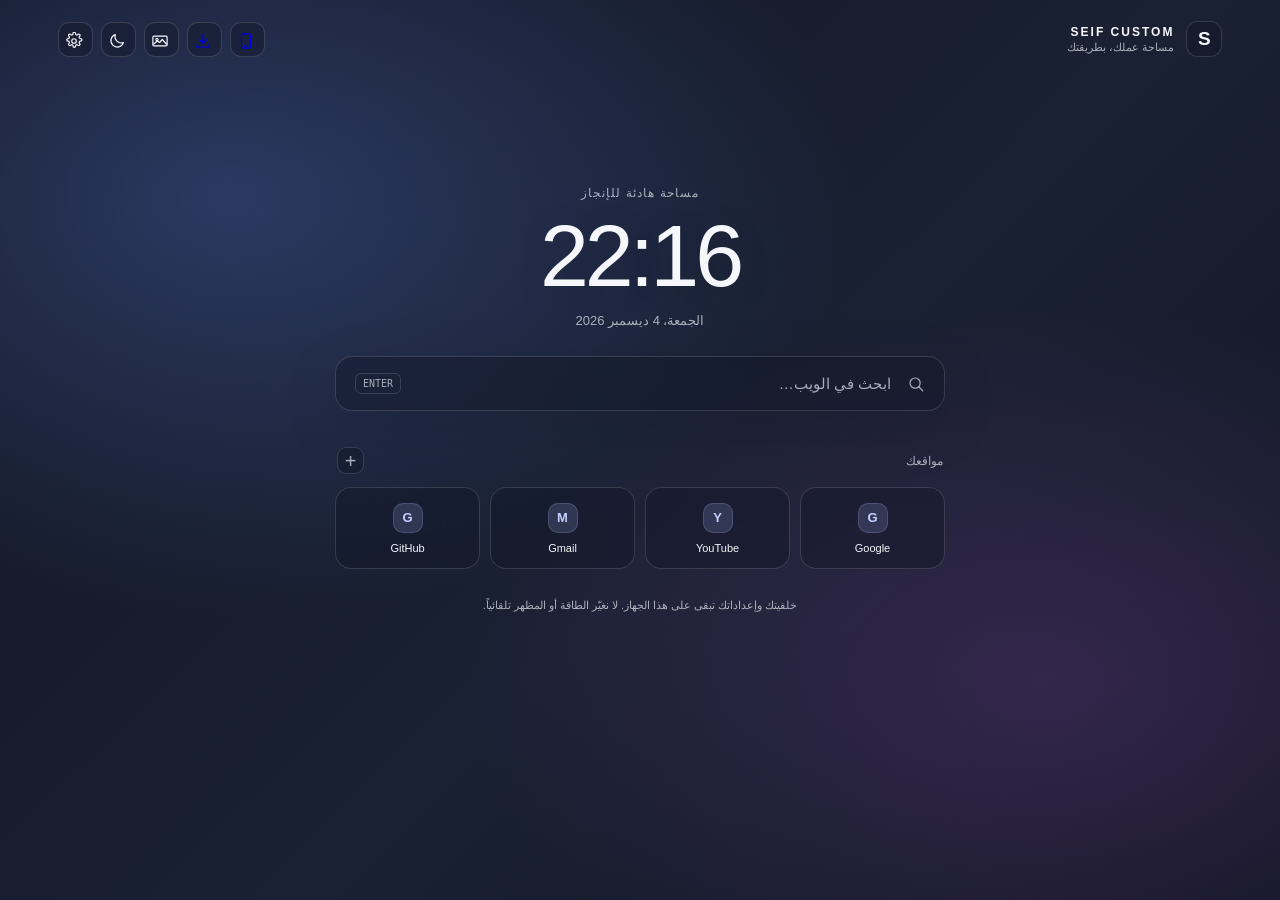
<file: index.html>
<!doctype html>
<html lang="ar" dir="rtl">
<head>
<meta charset="utf-8"><meta name="viewport" content="width=device-width,initial-scale=1">
<meta name="theme-color" content="#111522"><meta http-equiv="refresh" content="0;url=./extension/newtab.html">
<title>SEIF CUSTOM</title>
<style>
:root{font-family:system-ui,sans-serif;color:#f5f6fa;background:#111522}body{min-height:100vh;margin:0;display:grid;place-items:center}main{max-width:34rem;margin:2rem;padding:2rem;border:1px solid #ffffff24;border-radius:1.5rem;background:#ffffff0b;text-align:center}a{color:#c5d0ff}
</style>
</head><body><main><h1>SEIF CUSTOM</h1><p>يتم فتح مساحة العمل…</p><a href="./extension/newtab.html">افتح مساحة العمل مباشرة</a></main><script>location.replace("./extension/newtab.html");</script></body></html>
</file>
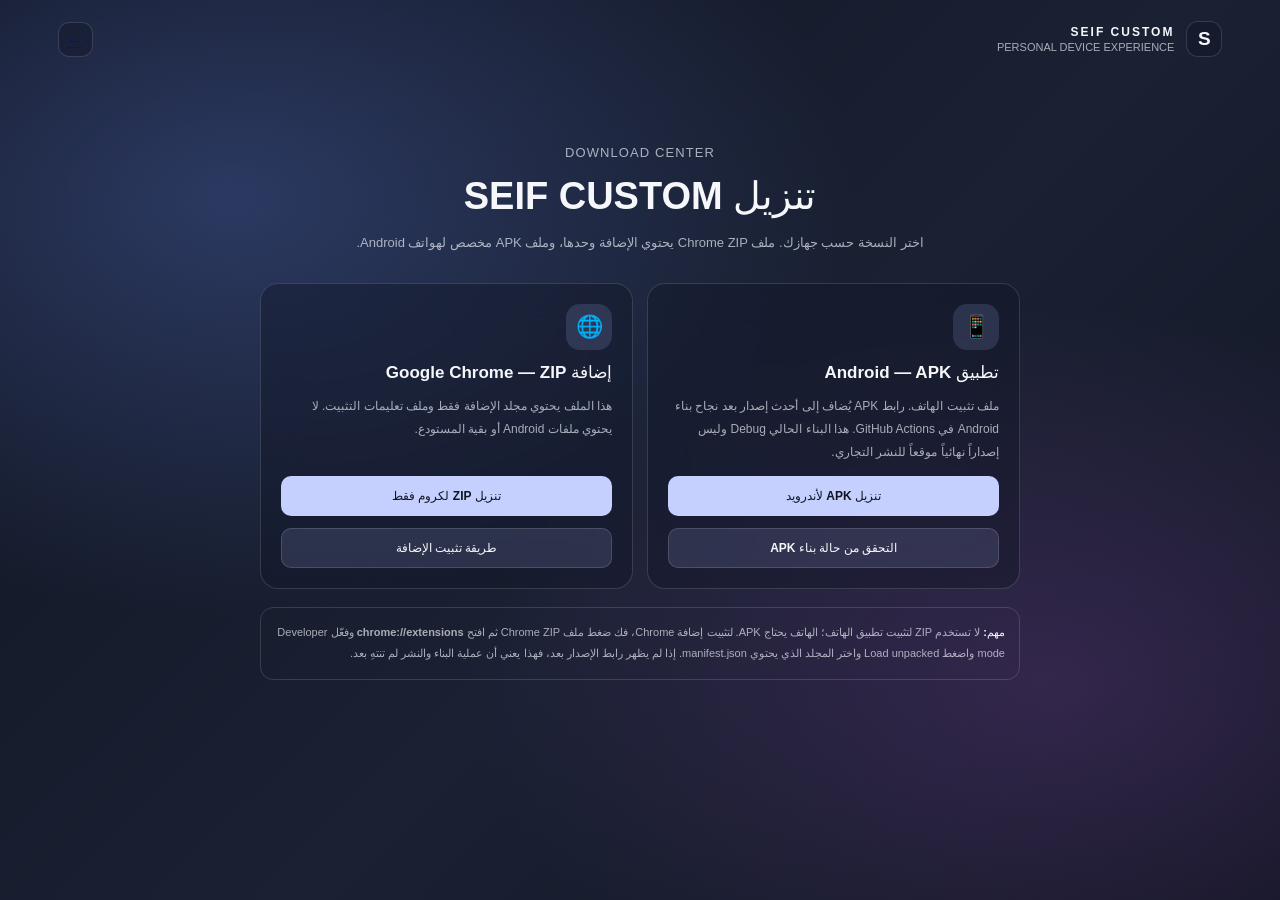
<file: extension/download.html>
<!doctype html>
<html lang="ar" dir="rtl">
<head>
<meta charset="utf-8"><meta name="viewport" content="width=device-width,initial-scale=1">
<meta name="theme-color" content="#101522"><title>SEIF CUSTOM — التنزيل</title>
<link rel="stylesheet" href="styles.css">
<style>
.download-page{width:min(760px,calc(100% - 32px));margin:7vh auto 60px}
.download-head{text-align:center;margin-bottom:28px}.download-head h1{font-size:clamp(25px,5vw,38px);margin:8px 0}.download-head p{color:var(--muted);font-size:13px;line-height:1.9}
.download-grid{display:grid;grid-template-columns:repeat(auto-fit,minmax(240px,1fr));gap:14px}
.download-card{border:1px solid var(--line);border-radius:18px;background:var(--glass);backdrop-filter:blur(20px);padding:20px;display:flex;flex-direction:column;gap:12px;min-height:230px}
.download-card .symbol{width:46px;height:46px;border-radius:14px;display:grid;place-items:center;background:rgba(174,190,255,.15);font-size:22px}
.download-card h2{font-size:17px;margin:0}.download-card p{font-size:12px;line-height:1.9;color:var(--muted);margin:0;flex:1}
.download-card a{display:block;text-align:center;text-decoration:none;border:1px solid var(--line);border-radius:10px;padding:12px;background:rgba(174,190,255,.14);color:var(--text);font-size:12px;font-weight:700}
.download-card a.primary{background:var(--accent-custom);color:#111522;border-color:transparent}
.download-note{margin:18px 0;padding:14px;border:1px solid var(--line);border-radius:13px;color:var(--muted);font-size:11px;line-height:1.95}
.download-note strong{color:var(--text)}
.download-back{display:inline-block;color:var(--text);text-decoration:none;font-size:12px;margin-bottom:20px}
</style></head>
<body>
<header class="topbar"><a class="brand" href="newtab.html"><span class="brand-mark">S</span><span class="brand-copy"><strong>SEIF CUSTOM</strong><small>PERSONAL DEVICE EXPERIENCE</small></span></a><a class="icon-button" href="newtab.html" aria-label="العودة">←</a></header>
<main class="download-page">
<section class="download-head"><p class="eyebrow">DOWNLOAD CENTER</p><h1>تنزيل SEIF CUSTOM</h1><p>اختر النسخة حسب جهازك. ملف Chrome ZIP يحتوي الإضافة وحدها، وملف APK مخصص لهواتف Android.</p></section>
<section class="download-grid">
<article class="download-card"><div class="symbol">📱</div><h2>تطبيق Android — APK</h2><p>ملف تثبيت الهاتف. رابط APK يُضاف إلى أحدث إصدار بعد نجاح بناء Android في GitHub Actions. هذا البناء الحالي Debug وليس إصداراً نهائياً موقعاً للنشر التجاري.</p><a class="primary" href="https://github.com/seifjaballah77-eng/SEIF-CUSTOM/releases/latest/download/SEIF-CUSTOM-Android.apk">تنزيل APK لأندرويد</a><a href="https://github.com/seifjaballah77-eng/SEIF-CUSTOM/actions/workflows/android-release.yml">التحقق من حالة بناء APK</a></article>
<article class="download-card"><div class="symbol">🌐</div><h2>إضافة Google Chrome — ZIP</h2><p>هذا الملف يحتوي مجلد الإضافة فقط وملف تعليمات التثبيت. لا يحتوي ملفات Android أو بقية المستودع.</p><a class="primary" href="https://github.com/seifjaballah77-eng/SEIF-CUSTOM/releases/latest/download/SEIF-CUSTOM-Chrome.zip">تنزيل ZIP لكروم فقط</a><a href="https://github.com/seifjaballah77-eng/SEIF-CUSTOM/blob/main/extension/INSTALL-CHROME.txt">طريقة تثبيت الإضافة</a></article>
</section>
<div class="download-note"><strong>مهم:</strong> لا تستخدم ZIP لتثبيت تطبيق الهاتف؛ الهاتف يحتاج APK. لتثبيت إضافة Chrome، فك ضغط ملف Chrome ZIP ثم افتح <b>chrome://extensions</b> وفعّل Developer mode واضغط Load unpacked واختر المجلد الذي يحتوي manifest.json. إذا لم يظهر رابط الإصدار بعد، فهذا يعني أن عملية البناء والنشر لم تنتهِ بعد.</div>
</main></body></html>
</file>
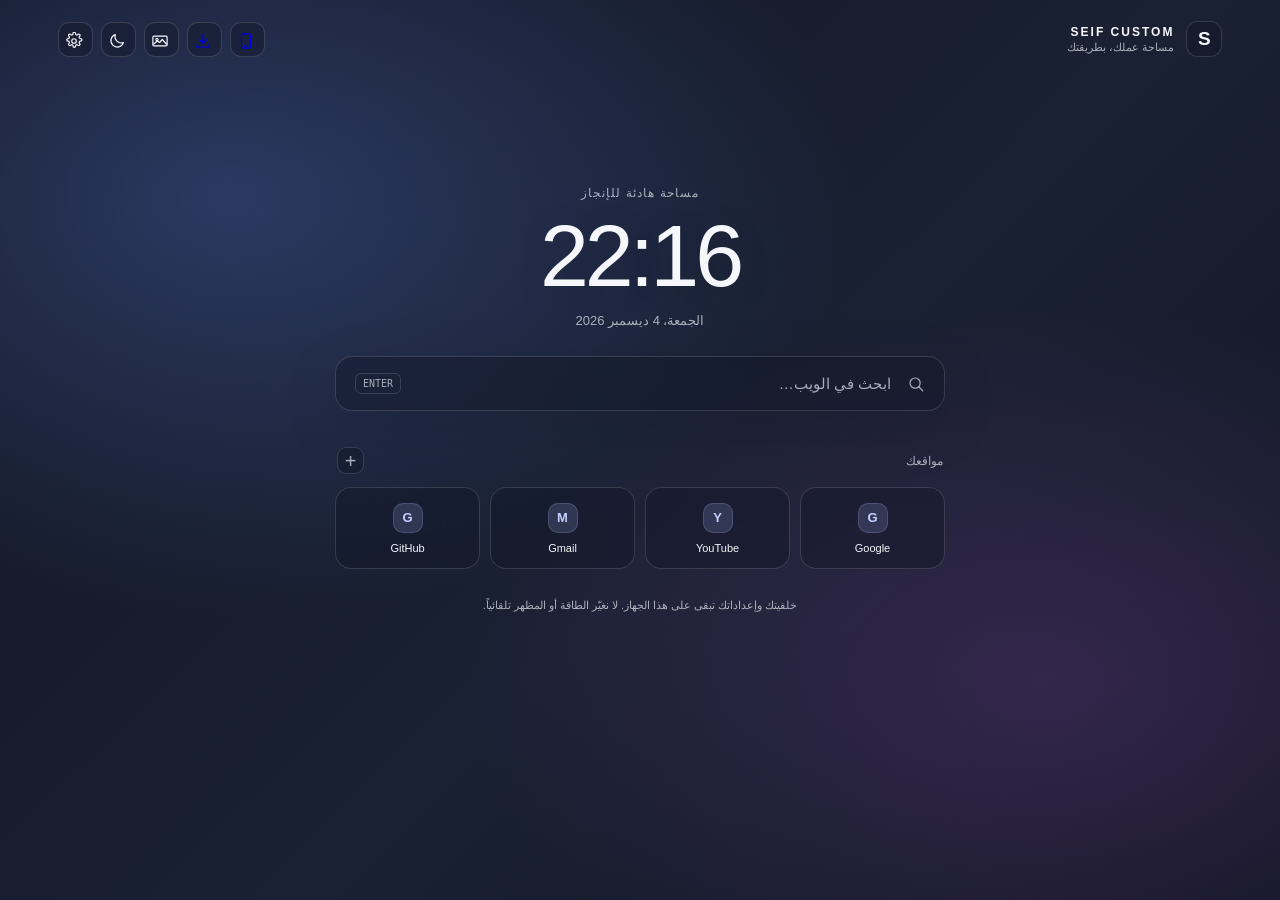
<file: extension/newtab.html>
<!doctype html>
<html lang="ar" dir="rtl">
<head>
<meta charset="utf-8"><meta name="viewport" content="width=device-width,initial-scale=1">
<meta name="theme-color" content="#111522"><title>SEIF CUSTOM</title>
<link rel="stylesheet" href="styles.css">
</head>
<body>
<img id="bgImage" class="wallpaper-image" alt="" aria-hidden="true"><video id="bgVideo" class="wallpaper-video" muted loop playsinline aria-hidden="true"></video>
<div class="ambient" aria-hidden="true"></div><div class="shade" aria-hidden="true"></div>
<header class="topbar">
<a class="brand" href="#" aria-label="SEIF CUSTOM"><span class="brand-mark">S</span><span class="brand-copy"><strong>SEIF CUSTOM</strong><small>مساحة عملك، بطريقتك</small></span></a>
<div class="top-actions">
<a class="icon-button simulator-link" href="simulator.html" title="محاكي الهاتف" aria-label="فتح محاكي الهاتف"><svg viewBox="0 0 24 24"><rect x="6" y="2.5" width="12" height="19" rx="2.5"/><path d="M10 18.5h4"/></svg></a>
<a class="icon-button download-link" href="download.html" title="تنزيل SEIF CUSTOM" aria-label="تنزيل SEIF CUSTOM"><svg viewBox="0 0 24 24"><path d="M12 3v12m-5-5 5 5 5-5M4 17v3h16v-3"/></svg></a>
<button class="icon-button" id="wallpaperButton" type="button" title="إضافة خلفية" aria-label="إضافة خلفية من الكمبيوتر"><svg viewBox="0 0 24 24"><path d="M4 5.5h16A1.5 1.5 0 0 1 21.5 7v10a1.5 1.5 0 0 1-1.5 1.5H4A1.5 1.5 0 0 1 2.5 17V7A1.5 1.5 0 0 1 4 5.5Z"/><circle cx="8" cy="10" r="1.5"/><path d="m3.5 16 5-4 3 2 3.5-4 5.5 6"/></svg></button>
<button class="icon-button" id="themeButton" type="button" title="تبديل المظهر يدوياً" aria-label="تبديل المظهر"><svg viewBox="0 0 24 24"><path d="M20.5 14.2A8.5 8.5 0 0 1 9.8 3.5 8.5 8.5 0 1 0 20.5 14.2Z"/></svg></button>
<button class="icon-button" id="settingsButton" type="button" title="إعدادات مختصرة" aria-label="الإعدادات" aria-expanded="false"><svg viewBox="0 0 24 24"><circle cx="12" cy="12" r="3"/><path d="m19.4 15 .1.1a1.7 1.7 0 0 1-2.4 2.4l-.1-.1a1.7 1.7 0 0 0-2.9 1.2v.2a1.7 1.7 0 0 1-3.4 0v-.2a1.7 1.7 0 0 0-2.9-1.2l-.1.1a1.7 1.7 0 1 1-2.4-2.4l.1-.1a1.7 1.7 0 0 0-1.2-2.9H4a1.7 1.7 0 0 1 0-3.4h.2a1.7 1.7 0 0 0 1.2-2.9l-.1-.1a1.7 1.7 0 1 1 2.4-2.4l.1.1a1.7 1.7 0 0 0 2.9-1.2V2a1.7 1.7 0 0 1 3.4 0v.2a1.7 1.7 0 0 0 2.9 1.2l.1-.1a1.7 1.7 0 1 1 2.4 2.4l-.1.1a1.7 1.7 0 0 0 1.2 2.9h.2a1.7 1.7 0 0 1 0 3.4h-.2a1.7 1.7 0 0 0-1.2 2.9Z"/></svg></button>
</div></header>
<main class="workspace">
<section class="welcome"><p class="eyebrow">مساحة هادئة للإنجاز</p><div id="clock" class="clock">--:--</div><div id="date" class="date"></div></section>
<form class="search-box" action="https://www.google.com/search" method="get" role="search"><svg viewBox="0 0 24 24"><circle cx="10.8" cy="10.8" r="6.8"/><path d="m16 16 5 5"/></svg><input type="search" name="q" placeholder="ابحث في الويب…" autocomplete="off" aria-label="ابحث في الويب"><kbd>ENTER</kbd></form>
<section class="shortcuts-section"><div class="section-heading"><span>مواقعك</span><button class="add-shortcut" id="addLinkButton" type="button" aria-label="إضافة موقع" title="إضافة موقع">+</button></div><div class="shortcuts" id="shortcuts"></div></section>
<p class="hint">خلفيتك وإعداداتك تبقى على هذا الجهاز. لا نغيّر الطاقة أو المظهر تلقائياً.</p>
</main>
<aside class="settings-panel" id="settingsPanel" hidden aria-label="إعدادات مساحة العمل">
<div class="panel-heading"><strong>تخصيص سريع</strong><button id="closeSettings" class="close-button" type="button" aria-label="إغلاق">×</button></div>
<label class="range-row" for="glassRange"><span>شفافية اللوحات</span><output id="glassValue">42%</output></label><input id="glassRange" type="range" min="18" max="78" step="1" value="42"><label class="range-row" for="wallpaperOpacity"><span>وضوح الخلفية</span><output id="wallpaperOpacityValue">100%</output></label><input id="wallpaperOpacity" type="range" min="15" max="100" step="1" value="100"><label class="range-row" for="accentColor"><span>لون اللمسات</span><input id="accentColor" type="color" value="#c5d0ff" aria-label="لون اللمسات"></label><label class="range-row" for="shapeSelect"><span>شكل الاختصارات</span><select id="shapeSelect"><option value="soft">مربع ناعم</option><option value="round">دائري الحواف</option><option value="pill">كبسولة</option><option value="sharp">حواف حادة</option></select></label>
<label class="check-row"><input id="motionToggle" type="checkbox" checked><span>السماح بالحركة والخلفيات المتحركة</span></label><label class="check-row"><input id="autoTextToggle" type="checkbox" checked><span>لون أسماء المواقع تلقائي حسب الخلفية</span></label>
<div class="panel-actions"><button id="exportButton" type="button">تصدير الإعدادات</button><button id="importButton" type="button">استيراد الإعدادات</button><button id="removeWallpaperButton" class="quiet-danger" type="button">إزالة الخلفية</button></div>
<p class="panel-note">كل تغيير اختياري ويدوي. لا يتم تفعيل توفير الطاقة أو تبديل النهاري والليلي دون اختيارك.</p>
</aside>
<dialog id="linkDialog" class="dialog"><form id="linkForm">
<div class="dialog-heading"><strong>إضافة موقع</strong><button class="close-button" id="closeLinkDialog" type="button" aria-label="إغلاق">×</button></div>
<label for="linkName">اسم الموقع</label><input id="linkName" maxlength="28" required placeholder="مثلاً: موقع العمل">
<label for="linkUrl">الرابط</label><input id="linkUrl" type="text" required placeholder="https://example.com" dir="ltr">
<div class="dialog-actions"><button type="submit" class="primary-button">حفظ الموقع</button></div>
</form></dialog>
<input id="wallpaperInput" type="file" accept="image/*,video/mp4,video/webm,video/ogg" hidden>
<input id="importInput" type="file" accept="application/json,.json" hidden>
<div id="toast" class="toast" role="status" aria-live="polite"></div>
<script src="app.js" defer></script>
</body></html>
</file>
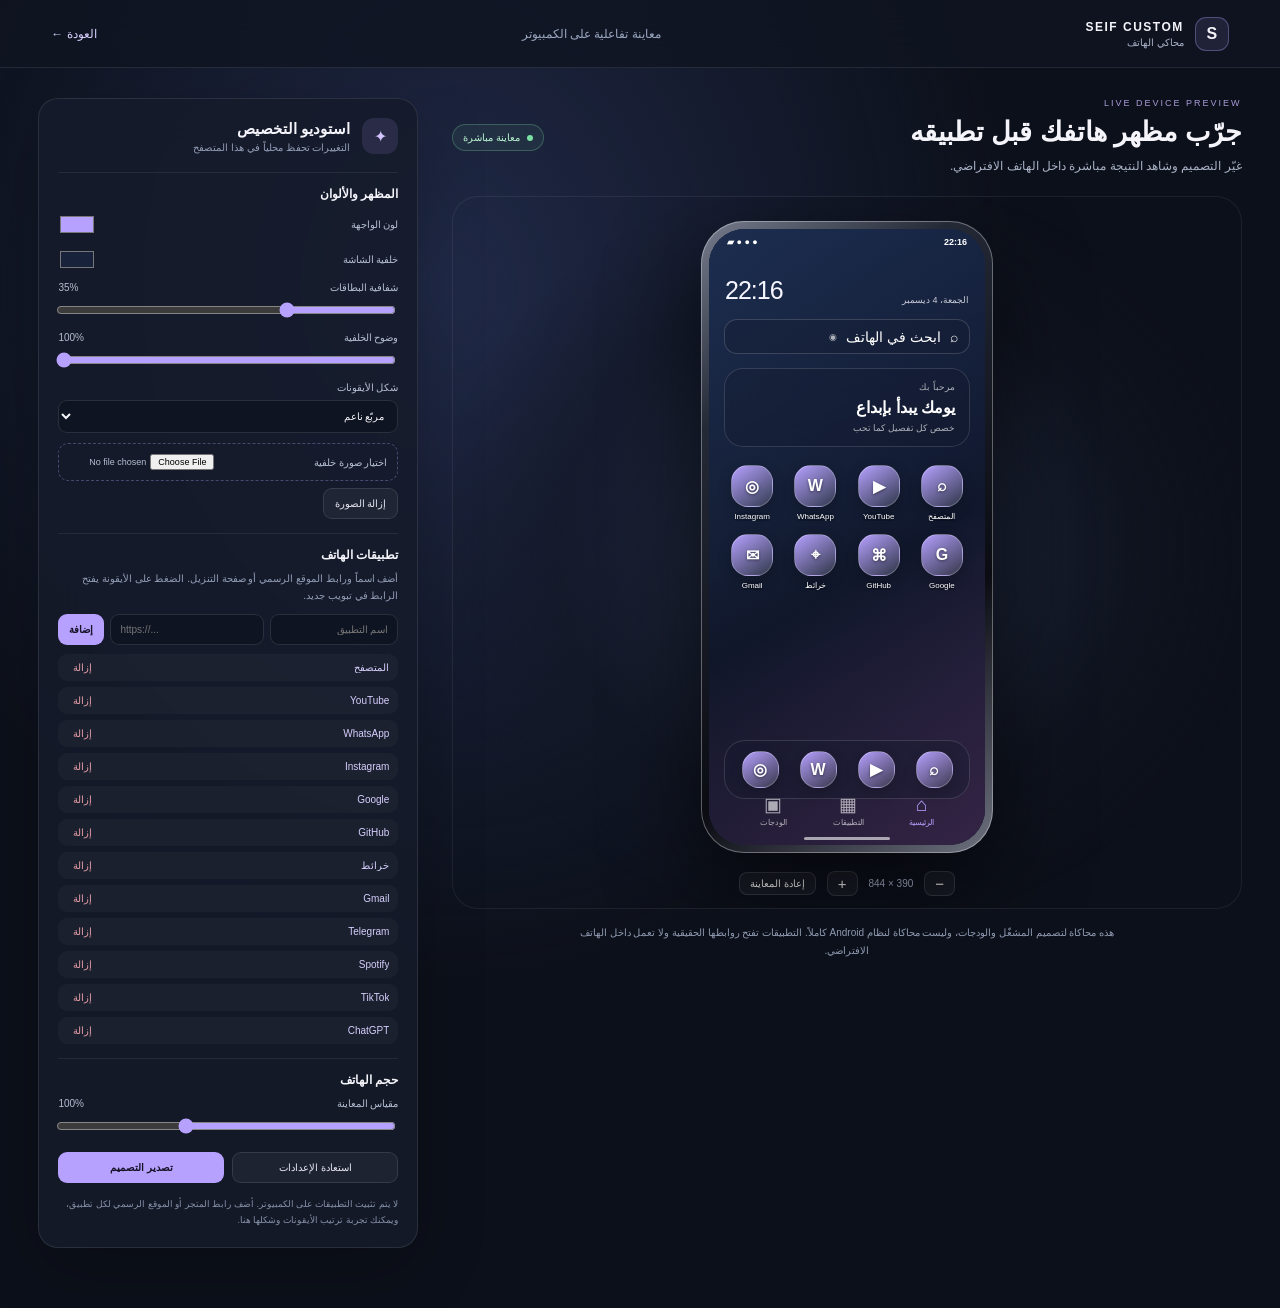
<file: extension/simulator.html>
<!doctype html>
<html lang="ar" dir="rtl">
<head>
<meta charset="utf-8">
<meta name="viewport" content="width=device-width,initial-scale=1">
<meta name="theme-color" content="#101522">
<title>SEIF CUSTOM — محاكي الهاتف</title>
<link rel="stylesheet" href="simulator.css">
</head>
<body>
<header class="sim-top">
<a class="brand" href="newtab.html"><span class="brand-mark">S</span><span><b>SEIF CUSTOM</b><small>محاكي الهاتف</small></span></a>
<div class="top-note">معاينة تفاعلية على الكمبيوتر</div>
<a class="back-link" href="newtab.html">العودة <span>←</span></a>
</header>
<main class="sim-layout">
<section class="preview-area">
<div class="preview-heading"><div><p class="eyebrow">LIVE DEVICE PREVIEW</p><h1>جرّب مظهر هاتفك قبل تطبيقه</h1><p>غيّر التصميم وشاهد النتيجة مباشرة داخل الهاتف الافتراضي.</p></div><span class="live-dot">معاينة مباشرة</span></div>
<div class="device-stage">
<div class="device" id="device">
<div class="device-screen" id="deviceScreen">
<div class="phone-wallpaper" id="phoneWallpaper"></div><video class="phone-wallpaper-video" id="phoneWallpaperVideo" muted loop playsinline></video>
<div class="phone-shade"></div>
<div class="status-bar"><span id="phoneTime">09:41</span><span>● ● ● ▰</span></div>
<div class="phone-content">
<div class="phone-date"><span id="phoneDay">الثلاثاء، 10 نوفمبر</span><strong id="phoneClock">09:41</strong></div>
<div class="phone-search">⌕ <span>ابحث في الهاتف</span> <span class="mic">◉</span></div>
<section class="phone-page active" id="page-home">
<div class="phone-widget"><span>مرحباً بك</span><strong>يومك يبدأ بإبداع</strong><small>خصص كل تفصيل كما تحب</small></div>
<div class="phone-app-grid" id="homeApps"></div>
<div class="dock" id="phoneDock"></div>
</section>
<section class="phone-page" id="page-apps">
<div class="page-title">كل التطبيقات</div>
<div class="phone-app-grid all-apps" id="allApps"></div>
</section>
<section class="phone-page" id="page-widgets">
<div class="page-title">الودجات</div>
<div class="phone-widget large-widget"><span>الساعة</span><strong id="widgetClock">09:41</strong><small id="widgetDate">الثلاثاء، 10 نوفمبر</small></div>
<div class="phone-widget"><span>الطقس</span><strong>24°</strong><small>مشمس — معاينة شكلية</small></div>
<div class="phone-widget"><span>التقويم</span><strong>اليوم</strong><small>لا توجد أحداث في المعاينة</small></div>
</section>
</div>
<nav class="phone-nav" aria-label="صفحات المعاينة">
<button class="active" data-page="home" type="button"><span>⌂</span><small>الرئيسية</small></button>
<button data-page="apps" type="button"><span>▦</span><small>التطبيقات</small></button>
<button data-page="widgets" type="button"><span>▣</span><small>الودجات</small></button>
</nav>
<div class="gesture-bar"></div>
</div>
</div>
<div class="device-tools"><button id="smaller" type="button" aria-label="تصغير الهاتف">−</button><span id="deviceSize">390 × 844</span><button id="larger" type="button" aria-label="تكبير الهاتف">+</button><button id="resetPreview" type="button">إعادة المعاينة</button></div>
</div>
<p class="preview-disclaimer">هذه محاكاة لتصميم المشغّل والودجات، وليست محاكاة لنظام Android كاملاً. التطبيقات تفتح روابطها الحقيقية ولا تعمل داخل الهاتف الافتراضي.</p>
</section>
<aside class="studio">
<div class="studio-title"><span class="studio-icon">✦</span><div><h2>استوديو التخصيص</h2><p>التغييرات تحفظ محلياً في هذا المتصفح</p></div></div>
<div class="control-section"><h3>المظهر والألوان</h3>
<label>لون الواجهة <input id="accent" type="color" value="#b6a1ff"></label>
<label>خلفية الشاشة <input id="wallpaperColor" type="color" value="#18223b"></label>
<label>شفافية البطاقات <output id="glassOut">35%</output></label><input id="glass" type="range" min="10" max="90" value="35">
<label>وضوح الخلفية <output id="opacityOut">100%</output></label><input id="opacity" type="range" min="15" max="100" value="100">
<label>شكل الأيقونات</label><select id="shape"><option value="soft">مربّع ناعم</option><option value="round">دائري</option><option value="pill">كبسولة</option><option value="sharp">حواف حادة</option></select>
<label class="file-control">اختيار صورة خلفية<input id="wallpaperFile" type="file" accept="image/*,video/mp4,video/webm,video/ogg"></label>
<button class="subtle-button" id="clearWallpaper" type="button">إزالة الصورة</button>
</div>
<div class="control-section"><h3>تطبيقات الهاتف</h3><p class="control-help">أضف اسماً ورابط الموقع الرسمي أو صفحة التنزيل. الضغط على الأيقونة يفتح الرابط في تبويب جديد.</p>
<div class="app-editor"><input id="appName" maxlength="22" placeholder="اسم التطبيق"><input id="appUrl" type="url" placeholder="https://..." dir="ltr"><button id="addApp" type="button">إضافة</button></div>
<div id="appManager" class="app-manager"></div>
</div>
<div class="control-section"><h3>حجم الهاتف</h3><label>مقياس المعاينة <output id="scaleOut">100%</output></label><input id="scale" type="range" min="75" max="115" value="100">
</div>
<div class="studio-actions"><button id="resetAll" type="button">استعادة الإعدادات</button><button id="exportDesign" type="button" class="primary">تصدير التصميم</button></div>
<p class="studio-footnote">لا يتم تثبيت التطبيقات على الكمبيوتر. أضف رابط المتجر أو الموقع الرسمي لكل تطبيق، ويمكنك تجربة ترتيب الأيقونات وشكلها هنا.</p>
</aside>
</main>
<div class="toast" id="toast" role="status" aria-live="polite"></div>
<script src="simulator.js" defer></script>
</body></html>
</file>
<file: extension/styles.css>
:root{font-family:Inter,"Segoe UI",Tahoma,Arial,sans-serif;color:#f6f7fb;background:#111522;font-synthesis:none;text-rendering:optimizeLegibility;--glass-alpha:.42;--glass:rgba(17,23,38,var(--glass-alpha));--line:rgba(255,255,255,.14);--muted:rgba(245,247,255,.66);--text:#f6f7fb;--accent:#c5d0ff;--accent-custom:#c5d0ff;--shortcut-radius:16px}
*{box-sizing:border-box}html,body{width:100%;min-height:100%;margin:0}body{min-height:100vh;overflow-x:hidden;background:radial-gradient(ellipse at 18% 22%,rgba(65,87,151,.52),transparent 42%),radial-gradient(ellipse at 82% 76%,rgba(92,55,121,.43),transparent 39%),linear-gradient(135deg,#111522,#1a2133 55%,#111522);color:var(--text);position:relative}button,input{font:inherit}button{color:inherit}
.wallpaper-video,.wallpaper-image{position:fixed;inset:0;width:100%;height:100%;object-fit:cover;z-index:-3;display:none;opacity:var(--wallpaper-opacity,1);pointer-events:none}.wallpaper-video{background:#10131d}body.has-video .wallpaper-video,body.has-image .wallpaper-image{display:block}.ambient,.shade{position:fixed;inset:0;pointer-events:none}.ambient{z-index:-2;background:radial-gradient(ellipse at 25% 25%,rgba(75,105,190,.28),transparent 42%),radial-gradient(ellipse at 78% 75%,rgba(125,78,148,.23),transparent 45%);animation:drift 18s ease-in-out infinite alternate}.shade{z-index:-1;background:linear-gradient(115deg,rgba(7,10,18,.48),rgba(7,10,18,.16) 48%,rgba(7,10,18,.48))}@keyframes drift{from{transform:scale(1) translate3d(-1%,0,0)}to{transform:scale(1.08) translate3d(1%,1%,0)}}body.motion-off .ambient{animation:none}
body.light{--text:#202538;--muted:rgba(32,37,56,.7);--line:rgba(28,34,53,.16);--glass:rgba(255,255,255,var(--glass-alpha));--accent:#465a9b;background:linear-gradient(135deg,#e7ebf5,#d7deeb 55%,#e9eaf0)}body.light .shade{background:linear-gradient(115deg,rgba(245,247,255,.24),rgba(245,247,255,.06),rgba(245,247,255,.24))}
.topbar{height:78px;display:flex;align-items:center;justify-content:space-between;padding:0 clamp(18px,4.5vw,72px);gap:20px}.brand{display:flex;align-items:center;gap:12px;color:inherit;text-decoration:none}.brand-mark{display:grid;place-items:center;width:36px;height:36px;border-radius:12px;border:1px solid var(--line);background:var(--glass);backdrop-filter:blur(18px);font-size:19px;font-weight:750}.brand-copy{display:grid;gap:2px}.brand-copy strong{font-size:12px;letter-spacing:2px}.brand-copy small{font-size:11px;color:var(--muted)}.top-actions{display:flex;gap:8px}.icon-button,.close-button,.add-shortcut{border:1px solid var(--line);background:var(--glass);backdrop-filter:blur(18px);display:grid;place-items:center;cursor:pointer;transition:transform .18s ease,background .18s ease}.icon-button{width:35px;height:35px;border-radius:11px;padding:9px}.icon-button:hover,.add-shortcut:hover{transform:translateY(-2px);background:rgba(255,255,255,.16)}.icon-button svg,.search-box svg{width:18px;height:18px;fill:none;stroke:currentColor;stroke-width:1.6;stroke-linecap:round;stroke-linejoin:round}
.workspace{width:min(700px,calc(100% - 36px));margin:clamp(58px,12vh,126px) auto 70px;display:flex;flex-direction:column;align-items:center}.welcome{text-align:center;margin-bottom:28px}.eyebrow{font-size:12px;letter-spacing:1.1px;color:var(--muted);margin:0 0 8px}.clock{font-variant-numeric:tabular-nums;font-size:clamp(56px,9vw,88px);font-weight:300;letter-spacing:-4px;line-height:1.08;text-shadow:0 6px 36px rgba(0,0,0,.14)}.date{margin-top:10px;color:var(--muted);font-size:13px}
.search-box{width:min(610px,100%);height:55px;display:flex;align-items:center;gap:14px;padding:0 19px;border-radius:17px;border:1px solid var(--line);background:var(--glass);backdrop-filter:blur(24px);box-shadow:0 16px 60px rgba(0,0,0,.12);transition:border-color .2s,transform .2s}.search-box:focus-within{border-color:rgba(194,207,255,.65);transform:translateY(-1px)}.search-box svg{color:var(--muted);flex:0 0 auto}.search-box input{width:100%;border:0;outline:0;background:transparent;color:var(--text);font-size:15px}.search-box input::placeholder{color:var(--muted)}.search-box kbd{font-size:10px;color:var(--muted);border:1px solid var(--line);padding:4px 7px;border-radius:6px;white-space:nowrap}
.shortcuts-section{width:min(610px,100%);margin-top:36px}.section-heading{display:flex;align-items:center;justify-content:space-between;font-size:12px;color:var(--muted);margin:0 2px 13px}.add-shortcut{width:27px;height:27px;border-radius:9px;font-size:20px;line-height:1}.shortcuts{display:grid;grid-template-columns:repeat(4,minmax(0,1fr));gap:10px}.shortcut-card{position:relative;min-width:0}.shortcut{min-height:82px;display:flex;flex-direction:column;align-items:center;justify-content:center;gap:9px;padding:11px 8px;border:1px solid var(--line);border-radius:var(--shortcut-radius);background:var(--glass);backdrop-filter:blur(20px);color:var(--text);text-decoration:none;transition:transform .2s,border-color .2s,background .2s}.shortcut:hover{transform:translateY(-3px);background:rgba(255,255,255,.16)}.shortcut-mark{display:grid;place-items:center;width:30px;height:30px;border-radius:10px;background:rgba(174,190,255,.17);border:1px solid rgba(194,207,255,.18);font-weight:650;font-size:13px;color:var(--accent-custom)}.shortcut-name{font-size:11px;max-width:100%;overflow:hidden;text-overflow:ellipsis;white-space:nowrap}.shortcut-remove{position:absolute;top:5px;left:6px;width:19px;height:19px;border:0;border-radius:7px;background:rgba(12,16,26,.55);color:#fff;opacity:0;cursor:pointer;font-size:14px}.shortcut-card:hover .shortcut-remove,.shortcut-remove:focus-visible{opacity:1}
.hint{margin:27px 0 0;font-size:11px;color:var(--muted);text-align:center;line-height:1.7}.settings-panel{position:fixed;z-index:5;top:68px;left:clamp(16px,4.5vw,72px);width:min(286px,calc(100vw - 32px));padding:16px;border:1px solid var(--line);border-radius:17px;background:var(--glass);backdrop-filter:blur(28px);box-shadow:0 20px 70px rgba(0,0,0,.22)}.panel-heading,.dialog-heading{display:flex;align-items:center;justify-content:space-between;margin-bottom:16px;font-size:13px}.close-button{width:26px;height:26px;border-radius:8px;font-size:19px;line-height:1}.range-row{display:flex;justify-content:space-between;align-items:center;font-size:11px;color:var(--muted);gap:12px}.range-row input[type=color]{width:34px;height:25px;border:0;background:transparent;padding:0;cursor:pointer}.range-row select{max-width:125px;background:rgba(255,255,255,.08);color:var(--text);border:1px solid var(--line);border-radius:8px;padding:5px;font-size:10px}input[type=range]{width:100%;margin:11px 0 14px;accent-color:var(--accent)}.check-row{display:flex;align-items:center;gap:9px;font-size:11px;color:var(--muted);padding:4px 0 13px}.check-row input{accent-color:#899bdc}.panel-actions{display:grid;grid-template-columns:1fr 1fr;gap:7px}.panel-actions button,.dialog-actions button{border:1px solid var(--line);background:rgba(255,255,255,.07);border-radius:9px;padding:9px 8px;font-size:10px;cursor:pointer}.panel-actions button:hover,.dialog-actions button:hover{background:rgba(255,255,255,.15)}.panel-actions .quiet-danger{grid-column:1/-1;color:#f2a7ad}.panel-note{font-size:10px;color:var(--muted);line-height:1.7;margin:12px 0 0}
.dialog{width:min(360px,calc(100vw - 30px));border:1px solid rgba(255,255,255,.17);border-radius:17px;padding:18px;background:rgba(24,30,46,.96);color:#f6f7fb;box-shadow:0 24px 90px rgba(0,0,0,.42)}.dialog::backdrop{background:rgba(3,5,12,.48);backdrop-filter:blur(5px)}.dialog form{display:grid;gap:10px}.dialog-heading{margin-bottom:5px}.dialog label{font-size:11px;color:rgba(255,255,255,.72)}.dialog input{width:100%;height:38px;border:1px solid rgba(255,255,255,.17);border-radius:9px;padding:0 11px;background:rgba(255,255,255,.07);color:#fff;outline:0}.dialog input:focus{border-color:#aab9ff}.dialog-actions{display:flex;justify-content:flex-end;margin-top:5px}.dialog-actions .primary-button{background:rgba(155,173,255,.24);border-color:rgba(176,190,255,.35);padding-inline:16px}
.toast{position:fixed;bottom:24px;left:50%;z-index:8;transform:translate(-50%,12px);opacity:0;pointer-events:none;max-width:calc(100vw - 30px);padding:10px 15px;border:1px solid var(--line);border-radius:11px;background:rgba(18,23,36,.9);backdrop-filter:blur(20px);color:#fff;font-size:11px;text-align:center;transition:opacity .2s,transform .2s}.toast.show{opacity:1;transform:translate(-50%,0)}[hidden]{display:none!important}
@media(max-width:560px){.topbar{height:68px;padding-inline:15px}.brand-copy small{display:none}.workspace{margin-top:13vh}.shortcuts{grid-template-columns:repeat(3,minmax(0,1fr));gap:8px}.shortcut{min-height:76px}.clock{letter-spacing:-2px}.search-box{height:51px;padding-inline:14px}.search-box kbd{display:none}.hint{max-width:290px}}
@media(prefers-reduced-motion:reduce){*,*::before,*::after{scroll-behavior:auto!important;transition:none!important}.ambient{animation:none}}\nbody.shape-round .shortcut{--shortcut-radius:24px}body.shape-pill .shortcut{--shortcut-radius:999px}body.shape-sharp .shortcut{--shortcut-radius:5px}\n
.simulator-link{color:inherit;text-decoration:none}
</file>
<file: extension/simulator.css>
:root{font-family:Inter,"Segoe UI",Tahoma,Arial,sans-serif;color:#f4f4fa;background:#0c101a;--accent:#b6a1ff;--glass:.35;--wall-opacity:1;--icon-radius:18px}*{box-sizing:border-box}body{margin:0;min-height:100vh;background:radial-gradient(ellipse at 35% 22%,#202947 0,transparent 48%),#0c101a;color:#f4f4fa}button,input,select{font:inherit}.sim-top{height:68px;display:flex;align-items:center;justify-content:space-between;padding:0 4vw;border-bottom:1px solid #ffffff17;background:#101522c9;backdrop-filter:blur(18px);position:sticky;top:0;z-index:4}.brand{display:flex;gap:11px;align-items:center;color:inherit;text-decoration:none}.brand-mark{width:34px;height:34px;display:grid;place-items:center;border-radius:11px;background:#b6a1ff1c;border:1px solid #b6a1ff55;font-weight:800}.brand b,.brand small{display:block}.brand b{font-size:12px;letter-spacing:1.5px}.brand small{font-size:10px;color:#aab2c6;margin-top:3px}.top-note{font-size:12px;color:#9ca8c2}.back-link{font-size:12px;color:#d9d0ff;text-decoration:none}.sim-layout{max-width:1380px;margin:auto;padding:30px 3vw 60px;display:grid;grid-template-columns:minmax(380px,1fr) minmax(300px,380px);gap:34px;align-items:start}.preview-area{min-width:0}.preview-heading{display:flex;justify-content:space-between;gap:16px;align-items:center;margin:0 0 20px}.eyebrow{font-size:9px;letter-spacing:2px;color:#a99bda;margin:0 0 8px}.preview-heading h1{font-size:clamp(19px,2.3vw,27px);margin:0 0 8px}.preview-heading p:not(.eyebrow){font-size:12px;color:#aab2c6;margin:0;line-height:1.7}.live-dot{font-size:10px;color:#b9f5d2;white-space:nowrap;border:1px solid #7be1a344;background:#7be1a312;border-radius:30px;padding:7px 10px}.live-dot:before{content:"";display:inline-block;width:6px;height:6px;background:#7be1a3;border-radius:50%;margin-left:7px}.device-stage{min-height:690px;display:flex;flex-direction:column;align-items:center;justify-content:center;border:1px solid #ffffff12;border-radius:26px;background:radial-gradient(ellipse,#242c44 0,rgba(18,23,36,.5) 52%,transparent 75%);padding:24px 12px 12px;overflow:hidden}.device{width:292px;height:632px;padding:8px;border-radius:43px;background:linear-gradient(140deg,#777d8d,#242936 24%,#0a0c12 68%,#6e7280);box-shadow:0 35px 90px #0009, inset 0 0 0 1px #ffffff55;transition:width .2s,height .2s}.device-screen{height:100%;width:100%;border-radius:36px;overflow:hidden;position:relative;background:#18223b;isolation:isolate;--screen-accent:var(--accent);--screen-glass:rgba(22,28,47,var(--glass));--screen-radius:var(--icon-radius)}.phone-wallpaper{position:absolute;inset:0;z-index:-3;background:linear-gradient(150deg,#253c61,#121a30 56%,#4a315c);opacity:var(--wall-opacity);background-position:center;background-size:cover}.phone-wallpaper-video{position:absolute;inset:0;width:100%;height:100%;object-fit:cover;z-index:-3;opacity:var(--wall-opacity);pointer-events:none}.phone-shade{position:absolute;inset:0;z-index:-2;background:linear-gradient(180deg,#0a102b55,#0a0d1a33 55%,#080a1655)}.status-bar{height:27px;padding:8px 18px 0;display:flex;justify-content:space-between;font-size:9px;font-weight:700;color:white}.phone-content{padding:15px 15px 0;height:calc(100% - 94px);overflow:hidden}.phone-date{display:flex;align-items:end;justify-content:space-between;color:#f6f6ff;margin:5px 1px 14px}.phone-date span{font-size:9px;opacity:.8}.phone-date strong{font-size:25px;font-weight:350;letter-spacing:-1px}.phone-search{height:35px;border-radius:13px;background:var(--screen-glass);border:1px solid #ffffff28;display:flex;align-items:center;gap:9px;padding:0 11px;color:#fff;font-size:14px}.phone-search span:nth-child(2){font-size:9px;color:#ffffffa8;flex:1}.phone-search .mic{font-size:12px}.phone-page{display:none;padding-top:14px}.phone-page.active{display:block}.phone-widget{border:1px solid #ffffff22;background:var(--screen-glass);border-radius:19px;padding:13px 14px;margin-bottom:12px;color:#fff;backdrop-filter:blur(12px)}.phone-widget span,.phone-widget small{display:block;font-size:9px;color:#ffffffa8}.phone-widget strong{display:block;font-size:16px;margin:6px 0;font-weight:600}.phone-widget.large-widget strong{font-size:31px}.phone-app-grid{display:grid;grid-template-columns:repeat(4,minmax(0,1fr));gap:13px 7px;margin-top:18px}.phone-app{min-width:0;border:0;background:transparent;color:#fff;text-decoration:none;text-align:center;display:flex;align-items:center;flex-direction:column;gap:5px;cursor:pointer;padding:0}.app-icon{width:42px;height:42px;border-radius:var(--screen-radius);display:grid;place-items:center;background:linear-gradient(145deg,var(--screen-accent),#ffffff20);border:1px solid #ffffff3b;box-shadow:0 5px 14px #0003;color:#fff;font-weight:750;font-size:16px;text-shadow:0 1px 3px #0007}.app-label{font-size:8px;max-width:100%;white-space:nowrap;overflow:hidden;text-overflow:ellipsis;text-shadow:0 1px 4px #000}.dock{position:absolute;bottom:46px;left:15px;right:15px;display:flex;justify-content:space-around;padding:10px 6px;border-radius:21px;background:var(--screen-glass);border:1px solid #ffffff22;backdrop-filter:blur(16px)}.dock .app-icon{width:37px;height:37px}.dock-app{display:block;text-decoration:none}.all-apps{grid-template-columns:repeat(4,minmax(0,1fr));gap:18px 8px;margin-top:17px}.page-title{font-size:14px;font-weight:650;color:white;margin:2px 2px 13px}.phone-nav{position:absolute;bottom:15px;left:28px;right:28px;display:flex;justify-content:space-around;align-items:center}.phone-nav button{border:0;background:transparent;color:#ffffffa0;display:flex;flex-direction:column;align-items:center;gap:2px;cursor:pointer;padding:3px 12px}.phone-nav button span{font-size:19px}.phone-nav button small{font-size:8px}.phone-nav button.active{color:var(--screen-accent)}.gesture-bar{position:absolute;bottom:5px;left:calc(50% - 43px);width:86px;height:3px;border-radius:4px;background:#fff9}.device-tools{display:flex;align-items:center;gap:11px;margin-top:18px;color:#aeb8d1;font-size:10px}.device-tools button{border:1px solid #ffffff20;background:#ffffff0c;color:#fff;border-radius:8px;padding:5px 10px;cursor:pointer}.device-tools button:first-child,.device-tools button:nth-child(3){font-size:15px;padding:3px 10px}.preview-disclaimer{max-width:570px;text-align:center;color:#8f9ab1;font-size:10px;line-height:1.8;margin:15px auto 0}.studio{position:sticky;top:88px;border:1px solid #ffffff18;border-radius:20px;background:#151b2bdb;backdrop-filter:blur(22px);padding:19px;box-shadow:0 20px 70px #0003}.studio-title{display:flex;align-items:center;gap:12px;margin-bottom:18px}.studio-icon{width:36px;height:36px;border-radius:12px;background:#b6a1ff20;color:#d2c5ff;display:grid;place-items:center}.studio-title h2{font-size:15px;margin:0 0 4px}.studio-title p{font-size:10px;color:#929eb7;margin:0}.control-section{border-top:1px solid #ffffff13;padding:14px 0}.control-section h3{font-size:12px;margin:0 0 11px}.control-section>label{display:flex;align-items:center;justify-content:space-between;gap:10px;font-size:10px;color:#b5bfd2;margin:10px 0 7px}.control-section input[type=color]{width:38px;height:25px;border:0;background:transparent;padding:0;cursor:pointer}.control-section input[type=range]{width:100%;accent-color:#b6a1ff}.control-section select,.app-editor input{width:100%;background:#0e1422;color:#f5f5fa;border:1px solid #ffffff1d;border-radius:9px;padding:9px;font-size:10px}.file-control{border:1px dashed #b6a1ff55;border-radius:10px;padding:10px;cursor:pointer}.file-control input{width:145px;font-size:9px}.subtle-button,.studio-actions button{border:1px solid #ffffff1c;border-radius:9px;background:#ffffff0b;color:#e8e6f3;padding:9px 11px;font-size:10px;cursor:pointer}.control-help{font-size:10px;color:#929eb7;line-height:1.7;margin:-3px 0 10px}.app-editor{display:grid;grid-template-columns:1fr 1.2fr auto;gap:6px}.app-editor input{min-width:0}.app-editor button{border:0;border-radius:9px;background:#b6a1ff;color:#171326;font-weight:700;font-size:10px;padding:0 11px;cursor:pointer}.app-manager{display:grid;gap:6px;margin-top:9px}.managed-app{display:flex;align-items:center;justify-content:space-between;gap:8px;padding:7px 9px;border-radius:9px;background:#ffffff08;font-size:10px}.managed-app a{color:#d8d0ff;text-decoration:none;overflow:hidden;text-overflow:ellipsis;white-space:nowrap}.managed-app button{border:0;background:transparent;color:#eaa0aa;cursor:pointer}.studio-actions{display:flex;gap:8px}.studio-actions button{flex:1}.studio-actions .primary{background:#b6a1ff;color:#171326;border-color:transparent;font-weight:700}.studio-footnote{font-size:9px;color:#8692aa;line-height:1.8;margin:13px 0 0}.toast{position:fixed;bottom:20px;left:50%;transform:translate(-50%,10px);opacity:0;transition:.2s;background:#252b3c;border:1px solid #ffffff25;border-radius:10px;padding:10px 15px;font-size:11px;z-index:9;pointer-events:none}.toast.show{opacity:1;transform:translate(-50%,0)}@media(max-width:950px){.sim-layout{grid-template-columns:1fr;max-width:720px}.studio{position:static;order:2}.device-stage{min-height:690px}.preview-area{order:1}}@media(max-width:520px){.sim-top{padding:0 15px}.top-note{display:none}.sim-layout{padding:20px 12px 40px}.preview-heading{align-items:flex-start}.live-dot{font-size:8px}.device{width:260px;height:562px}.device-stage{min-height:620px;padding-inline:5px}.app-editor{grid-template-columns:1fr 1fr}.app-editor button{grid-column:1/-1;padding:9px}.studio{padding:15px}}
</file>
